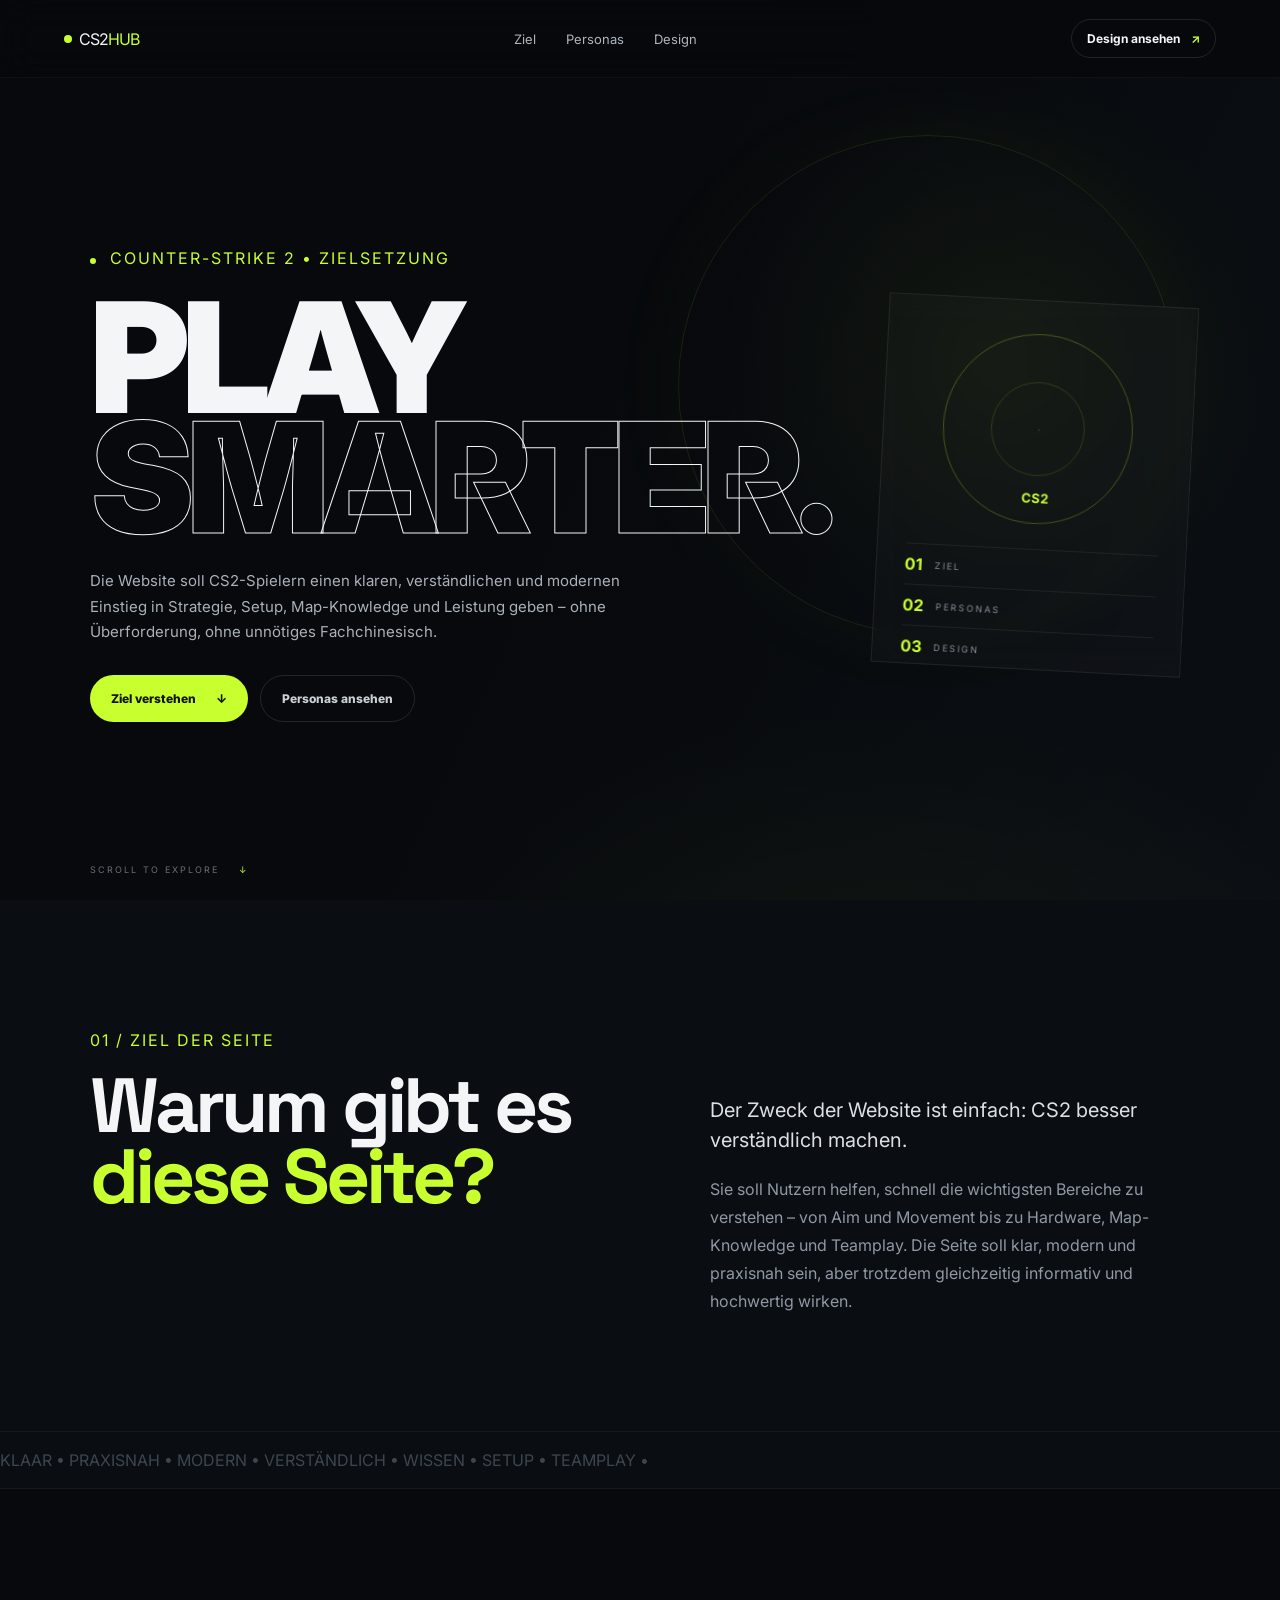
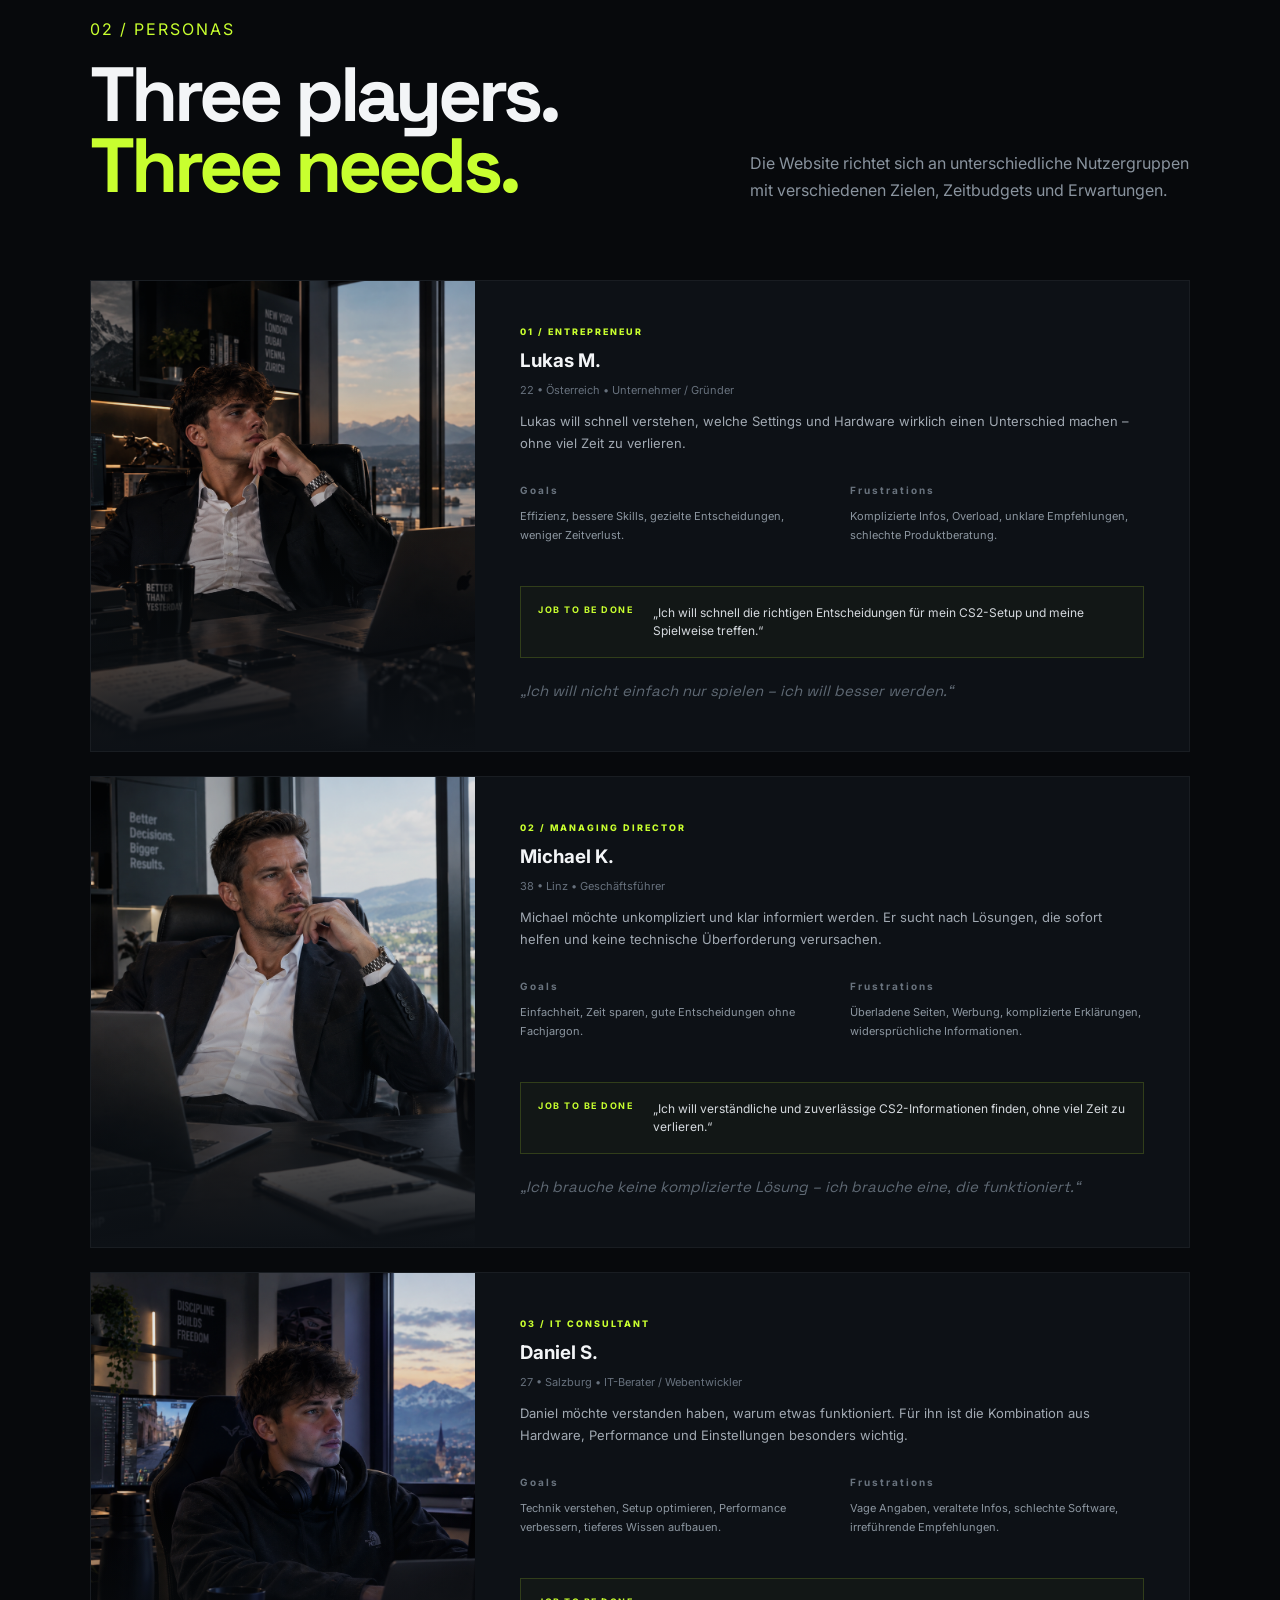
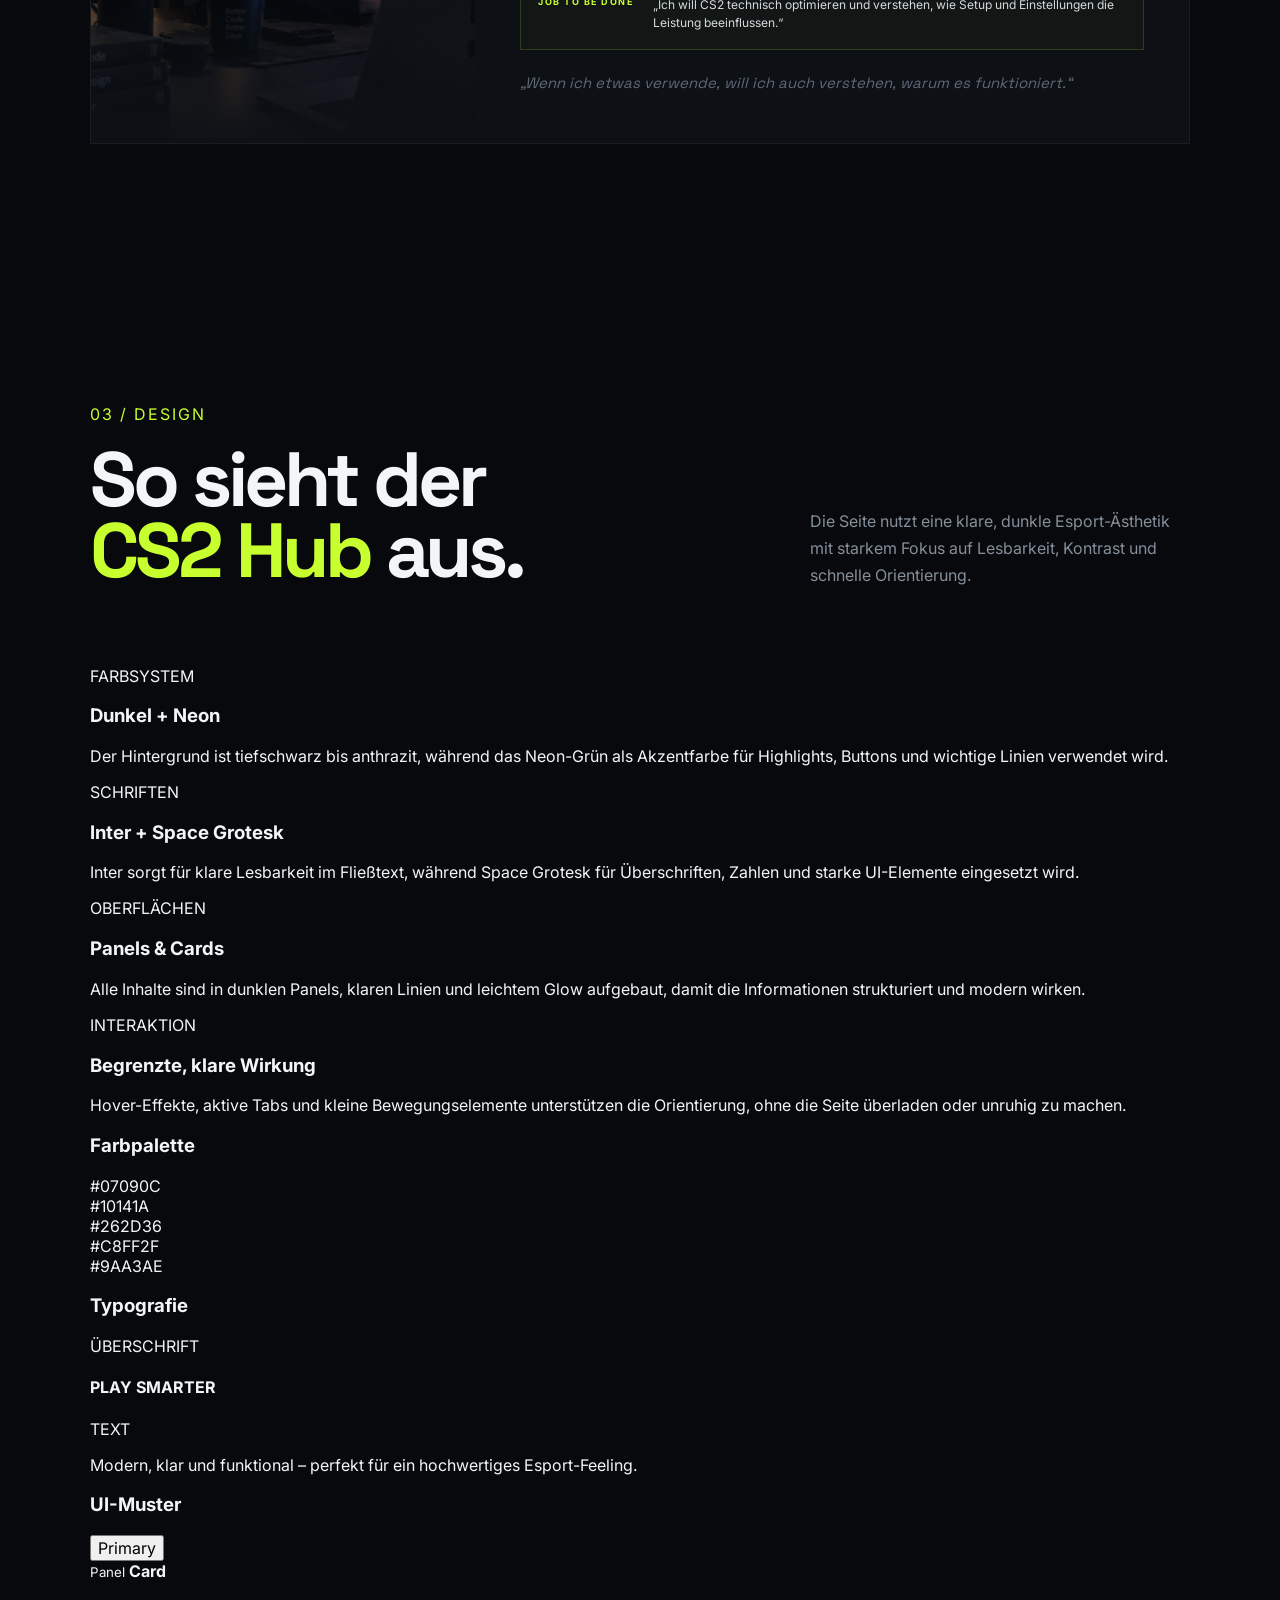
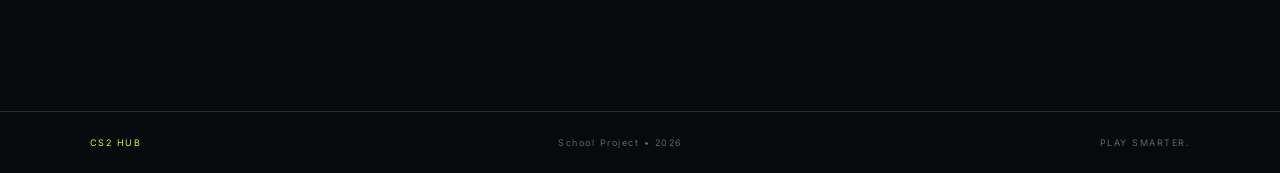
<file: index-copy.html>
<!DOCTYPE html>
<html lang="de">
<head>
  <meta charset="UTF-8">
  <meta name="viewport" content="width=device-width, initial-scale=1.0">
  <title>CS2 Hub — Ziel, Personas & Design</title>
  <meta name="description" content="Ziel der Seite, personas und Designkonzept des CS2 Hubs.">
  <link rel="stylesheet" href="style.css">
</head>
<body>
  <div class="progress" id="progress"></div>

  <header class="nav">
    <a class="brand" href="#home"><span class="brand-dot"></span>CS2<span>HUB</span></a>
    <nav>
      <a href="#ziel">Ziel</a>
      <a href="#personas">Personas</a>
      <a href="#design">Design</a>
    </nav>
    <a class="nav-cta" href="#design">Design ansehen <span>↗</span></a>
    <button class="menu" id="menu">☰</button>
  </header>

  <main>
    <section class="hero" id="home">
      <div class="hero-glow"></div>
      <div class="hero-content">
        <div class="eyebrow"><i></i> COUNTER-STRIKE 2 • ZIELSETZUNG</div>
        <h1>PLAY<br><em>SMARTER.</em></h1>
        <p class="hero-text">Die Website soll CS2-Spielern einen klaren, verständlichen und modernen Einstieg in Strategie, Setup, Map-Knowledge und Leistung geben – ohne Überforderung, ohne unnötiges Fachchinesisch.</p>
        <div class="hero-actions">
          <a class="btn primary" href="#ziel">Ziel verstehen <span>↓</span></a>
          <a class="btn ghost" href="#personas">Personas ansehen</a>
        </div>
      </div>
      <div class="hero-card">
        <div class="radar"><span></span><span></span><span></span><span></span><b>CS2</b></div>
        <div class="hero-stat"><strong>01</strong><small>ZIEL</small></div>
        <div class="hero-stat"><strong>02</strong><small>PERSONAS</small></div>
        <div class="hero-stat"><strong>03</strong><small>DESIGN</small></div>
      </div>
      <div class="scroll">SCROLL TO EXPLORE <span>↓</span></div>
    </section>

    <section class="intro section" id="ziel">
      <div class="section-label">01 / ZIEL DER SEITE</div>
      <div class="split">
        <h2>Warum gibt es<br><span>diese Seite?</span></h2>
        <div>
          <p class="lead">Der Zweck der Website ist einfach: CS2 besser verständlich machen.</p>
          <p>Sie soll Nutzern helfen, schnell die wichtigsten Bereiche zu verstehen – von Aim und Movement bis zu Hardware, Map-Knowledge und Teamplay. Die Seite soll klar, modern und praxisnah sein, aber trotzdem gleichzeitig informativ und hochwertig wirken.</p>
        </div>
      </div>
      <div class="marquee"><div> KLAAR • PRAXISNAH • MODERN • VERSTÄNDLICH • WISSEN • SETUP • TEAMPLAY • </div></div>
    </section>

    <section class="personas section" id="personas">
      <div class="section-label">02 / PERSONAS</div>
      <div class="persona-intro"><h2>Three players.<br><span>Three needs.</span></h2><p>Die Website richtet sich an unterschiedliche Nutzergruppen mit verschiedenen Zielen, Zeitbudgets und Erwartungen.</p></div>
      <div class="persona-grid">
        <article class="persona">
          <div class="persona-image"><img src="images/lukas.png" alt="Lukas M."></div>
          <div class="persona-body">
            <div class="persona-tag">01 / ENTREPRENEUR</div>
            <h3>Lukas M.</h3>
            <p class="meta">22 • Österreich • Unternehmer / Gründer</p>
            <p>Lukas will schnell verstehen, welche Settings und Hardware wirklich einen Unterschied machen – ohne viel Zeit zu verlieren.</p>
            <div class="persona-cols">
              <div>
                <h4>Goals</h4>
                <p>Effizienz, bessere Skills, gezielte Entscheidungen, weniger Zeitverlust.</p>
              </div>
              <div>
                <h4>Frustrations</h4>
                <p>Komplizierte Infos, Overload, unklare Empfehlungen, schlechte Produktberatung.</p>
              </div>
            </div>
            <div class="job"><b>JOB TO BE DONE</b><span>„Ich will schnell die richtigen Entscheidungen für mein CS2-Setup und meine Spielweise treffen.“</span></div>
            <div class="quote">„Ich will nicht einfach nur spielen – ich will besser werden.“</div>
          </div>
        </article>

        <article class="persona">
          <div class="persona-image"><img src="images/michael.png" alt="Michael K."></div>
          <div class="persona-body">
            <div class="persona-tag">02 / MANAGING DIRECTOR</div>
            <h3>Michael K.</h3>
            <p class="meta">38 • Linz • Geschäftsführer</p>
            <p>Michael möchte unkompliziert und klar informiert werden. Er sucht nach Lösungen, die sofort helfen und keine technische Überforderung verursachen.</p>
            <div class="persona-cols">
              <div>
                <h4>Goals</h4>
                <p>Einfachheit, Zeit sparen, gute Entscheidungen ohne Fachjargon.</p>
              </div>
              <div>
                <h4>Frustrations</h4>
                <p>Überladene Seiten, Werbung, komplizierte Erklärungen, widersprüchliche Informationen.</p>
              </div>
            </div>
            <div class="job"><b>JOB TO BE DONE</b><span>„Ich will verständliche und zuverlässige CS2-Informationen finden, ohne viel Zeit zu verlieren.“</span></div>
            <div class="quote">„Ich brauche keine komplizierte Lösung – ich brauche eine, die funktioniert.“</div>
          </div>
        </article>

        <article class="persona">
          <div class="persona-image"><img src="images/daniel.png" alt="Daniel S."></div>
          <div class="persona-body">
            <div class="persona-tag">03 / IT CONSULTANT</div>
            <h3>Daniel S.</h3>
            <p class="meta">27 • Salzburg • IT-Berater / Webentwickler</p>
            <p>Daniel möchte verstanden haben, warum etwas funktioniert. Für ihn ist die Kombination aus Hardware, Performance und Einstellungen besonders wichtig.</p>
            <div class="persona-cols">
              <div>
                <h4>Goals</h4>
                <p>Technik verstehen, Setup optimieren, Performance verbessern, tieferes Wissen aufbauen.</p>
              </div>
              <div>
                <h4>Frustrations</h4>
                <p>Vage Angaben, veraltete Infos, schlechte Software, irreführende Empfehlungen.</p>
              </div>
            </div>
            <div class="job"><b>JOB TO BE DONE</b><span>„Ich will CS2 technisch optimieren und verstehen, wie Setup und Einstellungen die Leistung beeinflussen.“</span></div>
            <div class="quote">„Wenn ich etwas verwende, will ich auch verstehen, warum es funktioniert.“</div>
          </div>
        </article>
      </div>
    </section>

    <section class="design section" id="design">
      <div class="section-head"><div><div class="section-label">03 / DESIGN</div><h2>So sieht der<br><span>CS2 Hub</span> aus.</h2></div><p>Die Seite nutzt eine klare, dunkle Esport-Ästhetik mit starkem Fokus auf Lesbarkeit, Kontrast und schnelle Orientierung.</p></div>

      <div class="design-grid">
        <article class="design-card">
          <span>FARBSYSTEM</span>
          <h3>Dunkel + Neon</h3>
          <p>Der Hintergrund ist tiefschwarz bis anthrazit, während das Neon-Grün als Akzentfarbe für Highlights, Buttons und wichtige Linien verwendet wird.</p>
        </article>
        <article class="design-card">
          <span>SCHRIFTEN</span>
          <h3>Inter + Space Grotesk</h3>
          <p>Inter sorgt für klare Lesbarkeit im Fließtext, während Space Grotesk für Überschriften, Zahlen und starke UI-Elemente eingesetzt wird.</p>
        </article>
        <article class="design-card">
          <span>OBERFLÄCHEN</span>
          <h3>Panels & Cards</h3>
          <p>Alle Inhalte sind in dunklen Panels, klaren Linien und leichtem Glow aufgebaut, damit die Informationen strukturiert und modern wirken.</p>
        </article>
        <article class="design-card">
          <span>INTERAKTION</span>
          <h3>Begrenzte, klare Wirkung</h3>
          <p>Hover-Effekte, aktive Tabs und kleine Bewegungselemente unterstützen die Orientierung, ohne die Seite überladen oder unruhig zu machen.</p>
        </article>
      </div>

      <div class="design-showcase">
        <div class="palette-panel">
          <h3>Farbpalette</h3>
          <div class="swatch-stack">
            <div class="swatch dark"><span>#07090C</span></div>
            <div class="swatch panel"><span>#10141A</span></div>
            <div class="swatch line"><span>#262D36</span></div>
            <div class="swatch accent"><span>#C8FF2F</span></div>
            <div class="swatch muted"><span>#9AA3AE</span></div>
          </div>
        </div>

        <div class="type-panel">
          <h3>Typografie</h3>
          <div class="type-sample heading">
            <span>ÜBERSCHRIFT</span>
            <h4>PLAY SMARTER</h4>
          </div>
          <div class="type-sample body">
            <span>TEXT</span>
            <p>Modern, klar und funktional – perfekt für ein hochwertiges Esport-Feeling.</p>
          </div>
        </div>

        <div class="ui-panel">
          <h3>UI-Muster</h3>
          <div class="mini-ui">
            <button class="mini-button" type="button">Primary</button>
            <div class="mini-card">
              <small>Panel</small>
              <strong>Card</strong>
            </div>
          </div>
        </div>
      </div>
    </section>
  </main>

  <footer><span>CS2 HUB</span><span>School Project • 2026</span><span>PLAY SMARTER.</span></footer>
</body>
</html>
</file>
<file: style.css>
@import url('https://fonts.googleapis.com/css2?family=Inter:wght@400;500;600;700;800;900&family=Space+Grotesk:wght@400;500;600;700&display=swap');
:root{--bg:#07090c;--panel:#10141a;--panel2:#151a21;--text:#f3f5f7;--muted:#9aa3ae;--line:#262d36;--accent:#c8ff2f;--accent2:#8dbd18}
*{box-sizing:border-box}html{scroll-behavior:smooth}body{margin:0;background:var(--bg);color:var(--text);font-family:Inter,Arial,sans-serif;overflow-x:hidden}a{color:inherit;text-decoration:none}button{font:inherit}.progress{position:fixed;z-index:100;top:0;left:0;height:3px;width:0;background:var(--accent);box-shadow:0 0 20px #c8ff2f88}
.nav{height:78px;padding:0 5vw;display:flex;align-items:center;justify-content:space-between;position:fixed;z-index:90;top:0;width:100%;background:#07090cd9;backdrop-filter:blur(18px);border-bottom:1px solid #ffffff09}.brand{font:800 20px/'Inter';letter-spacing:-1px}.brand span{color:var(--accent)}.brand-dot{display:inline-block;width:8px;height:8px;border-radius:50%;background:var(--accent);margin:0 7px 2px 0}.nav nav{display:flex;gap:30px;color:#aeb5be;font-size:13px}.nav nav a{transition:.25s}.nav nav a:hover{color:var(--accent)}.nav-cta{font-size:12px;font-weight:700;padding:11px 15px;border:1px solid #ffffff1b;border-radius:100px}.nav-cta span{color:var(--accent);margin-left:8px}.menu{display:none;background:none;border:0;color:white;font-size:23px}
.hero{min-height:100vh;padding:150px 7vw 80px;position:relative;display:flex;align-items:center;justify-content:space-between;overflow:hidden;background:radial-gradient(circle at 78% 40%,#c8ff2f0d,transparent 25%),linear-gradient(115deg,#07090c 45%,#0b0f14)}.hero:after{content:"";position:absolute;inset:auto -10% -55% 25%;height:80%;background:radial-gradient(ellipse,#c8ff2f0b,transparent 65%);pointer-events:none}.hero-glow{position:absolute;width:500px;height:500px;right:8%;top:15%;border:1px solid #c8ff2f18;border-radius:50%;box-shadow:0 0 100px #c8ff2f08}.hero-content{position:relative;z-index:2;max-width:800px}.eyebrow,.section-label{font:700 11px/'Space Grotesk';letter-spacing:2px;color:var(--accent)}.eyebrow i{display:inline-block;width:6px;height:6px;border-radius:50%;background:var(--accent);margin-right:8px}.hero h1{font:900 clamp(70px,12vw,180px)/.78 Inter;margin:30px 0;letter-spacing:-8px}.hero h1 em{font-style:normal;color:transparent;-webkit-text-stroke:1px #f3f5f7}.hero-text{max-width:570px;color:#aab1ba;line-height:1.7;font-size:15px}.hero-actions{display:flex;gap:12px;margin-top:30px}.btn{display:inline-flex;align-items:center;gap:20px;border-radius:100px;padding:15px 21px;font-weight:800;font-size:12px;transition:.25s}.btn.primary{background:var(--accent);color:#101309}.btn.primary:hover{transform:translateY(-3px);box-shadow:0 10px 35px #c8ff2f20}.btn.ghost{border:1px solid #ffffff1d;color:#cbd0d6}.btn.ghost:hover{border-color:#c8ff2f66}.hero-card{position:relative;z-index:2;width:310px;height:370px;border:1px solid #ffffff12;background:#ffffff04;backdrop-filter:blur(10px);padding:28px;transform:rotate(3deg)}.radar{width:190px;height:190px;margin:5px auto 25px;border:1px solid #c8ff2f44;border-radius:50%;position:relative;display:grid;place-items:center;color:var(--accent);font-weight:800}.radar:before,.radar:after{content:"";position:absolute;border:1px solid #c8ff2f25;border-radius:50%}.radar:before{inset:25%}.radar:after{inset:50%}.radar b{font-size:13px}.hero-stat{display:flex;align-items:center;gap:12px;border-top:1px solid #ffffff10;padding:10px 0}.hero-stat strong{font:700 18px/'Space Grotesk';color:var(--accent)}.hero-stat small{font-size:9px;letter-spacing:2px;color:#858e99}.scroll{position:absolute;bottom:25px;left:7vw;font-size:9px;letter-spacing:2px;color:#65707c}.scroll span{color:var(--accent);margin-left:15px}
.section{padding:130px 7vw}.intro{background:#0a0d11}.split,.section-head,.settings-layout,.map-title,.persona-intro{display:flex;justify-content:space-between;gap:70px}.split h2,.section-head h2,.settings h2,.map-title h2,.persona-intro h2,.faq h2,.end h2{font:800 clamp(44px,6vw,88px)/.92 'Space Grotesk';letter-spacing:-4px;margin:20px 0}.split h2 span,.section-head h2 span,.settings h2 span,.map-title h2 span,.persona-intro h2 span,.faq h2 span,.end h2 span{color:var(--accent)}.split>div{max-width:480px;padding-top:25px}.lead{font-size:20px;line-height:1.5;color:#dce0e5}.split p:not(.lead),.settings p:not(.lead){color:#8f98a4;line-height:1.75}.marquee{margin:100px -7vw -130px;border-top:1px solid #ffffff0c;border-bottom:1px solid #ffffff0c;padding:18px 0;overflow:hidden;color:#3d464f;font:700 20px/'Space Grotesk';white-space:nowrap}.marquee div{animation:marquee 22s linear infinite}@keyframes marquee{to{transform:translateX(-50%)}}.section-head{align-items:end;margin-bottom:60px}.section-head>p{max-width:380px;color:#858f9a;line-height:1.7}.guide{background:var(--bg)}.guide-grid{display:grid;grid-template-columns:repeat(3,1fr);gap:1px;background:var(--line)}.feature{min-height:340px;background:var(--bg);padding:28px;position:relative;transition:.35s}.feature:hover,.feature.active{background:var(--panel);transform:translateY(-5px)}.feature .num{color:#4c5661;font-size:10px}.feature .icon{color:var(--accent);font-size:30px;margin:30px 0 10px}.feature h3{font:700 24px/'Space Grotesk';margin:0}.feature p,.feature li{font-size:12px;color:#8d97a2;line-height:1.7}.feature ul{padding-left:17px}.knowhow{background:#0b0d11}.knowhow-grid{display:grid;grid-template-columns:repeat(3,1fr);gap:22px;margin-top:42px}.info-card{background:linear-gradient(180deg,#151a21,#0d1219);border:1px solid rgba(255,255,255,.08);border-radius:22px;padding:28px;min-height:310px;box-shadow:0 20px 45px rgba(0,0,0,.18)}.info-card .num{color:var(--accent);font-size:11px;font-weight:700;letter-spacin
.design{background:#0b0d11}.design-grid{display:grid;grid-template-columns:repeat(4,minmax(0,1fr));gap:18px}.design-card{background:linear-gradient(180deg,#111922,#0d1219);border:1px solid rgba(255,255,255,.08);border-radius:22px;padding:24px;min-height:250px}.design-card span{display:block;color:var(--accent);font-size:11px;font-weight:800;letter-spacing:2px;margin-bottom:18px}.design-card h3{margin:0 0 12px;font:700 24px/'Space Grotesk';letter-spacing:-1px}.design-card p{margin:0;color:#9ca7b3;line-height:1.7;font-size:13px}.design-showcase{display:grid;grid-template-columns:1.1fr 1.1fr .9fr;gap:22px;margin-top:28px}.palette-panel,.type-panel,.ui-panel{background:linear-gradient(180deg,#101821,#0b1017);border:1px solid rgba(255,255,255,.08);border-radius:24px;padding:24px}.palette-panel h3,.type-panel h3,.ui-panel h3{margin:0 0 18px;font:700 20px/'Space Grotesk';letter-spacing:-1px}.swatch-stack{display:grid;grid-template-columns:repeat(5,1fr);gap:12px}.swatch{display:flex;align-items:flex-end;justify-content:center;padding:18px 8px;height:110px;border-radius:16px;border:1px solid rgba(255,255,255,.08);font:700 10px/1.2 'Inter';letter-spacing:.08em;text-transform:uppercase;text-align:center}.swatch span{background:rgba(7,9,12,.4);padding:6px 8px;border-radius:999px;backdrop-filter:blur(4px)}.swatch.dark{background:#07090c;color:#f3f5f7}.swatch.panel{background:#10141a;color:#f3f5f7}.swatch.line{background:#262d36;color:#f3f5f7}.swatch.accent{background:#c8ff2f;color:#101309}.swatch.muted{background:#9aa3ae;color:#101309}.type-sample{padding:18px;border-radius:16px;background:rgba(255,255,255,.02);border:1px solid rgba(255,255,255,.06)}.type-sample+ .type-sample{margin-top:14px}.type-sample span{display:block;color:var(--accent);font:700 10px/'Space Grotesk';letter-spacing:2px;margin-bottom:12px}.type-sample h4{margin:0;font:800 clamp(24px,3vw,42px)/.9 'Space Grotesk';letter-spacing:-2px}.type-sample p{margin:0;color:#b9c2cb;line-height:1.7;font-size:14px}.mini-ui{display:grid;gap:18px}.mini-button{display:inline-flex;align-items:center;justify-content:center;border:0;border-radius:999px;padding:14px 18px;background:var(--accent);color:#101309;font-weight:800;box-shadow:0 10px 30px rgba(200,255,47,.28)}.mini-card{padding:20px;border-radius:16px;background:linear-gradient(180deg,#111922,#0c1217);border:1px solid rgba(255,255,255,.08);display:flex;align-items:center;justify-content:space-between}.mini-card small{color:#8c97a4}.mini-card strong{font-size:20px;letter-spacing:-.05em}
g:1px}.info-card h3{margin:18px 0 12px;font:700 24px/'Space Grotesk';letter-spacing:-1px}.info-card p,.info-card li{font-size:13px;color:#a1a9b4;line-height:1.7}.info-card ul{margin:18px 0 0;padding-left:18px}.playstyle-grid{display:grid;grid-template-columns:repeat(4,minmax(0,1fr));gap:18px;margin-top:28px}.role-card{padding:22px 20px;border-radius:18px;background:#10161d;border:1px solid rgba(255,255,255,.08)}.role-card span{display:inline-block;margin-bottom:10px;color:var(--accent);font-size:11px;font-weight:800;letter-spacing:1.5px}.role-card h4{margin:0 0 10px;font:700 22px/'Space Grotesk';letter-spacing:-1px}.role-card p{margin:0;color:#99a1ab;line-height:1.65;font-size:13px}.maps{background:#0b0e12}.map-title{align-items:end;margin-bottom:65px}.map-title p{max-width:360px;color:#87919c;line-height:1.7}.map-list{border-top:1px solid var(--line)}.map-row{display:grid;grid-template-columns:60px 1fr 1fr 30px;align-items:center;gap:20px;padding:22px 5px;border-bottom:1px solid var(--line);transition:.25s;background:none;border-left:0;border-right:0;border-top:0;color:var(--text);text-align:left;cursor:pointer}.map-row:hover,.map-row.active{padding-left:18px;background:#ffffff03;border-bottom-color:rgba(200,255,47,.3)}.map-row b{color:#58616c;font-size:10px}.map-row strong{font:700 20px/'Space Grotesk'}.map-row span{color:#7f8994;font-size:11px}.map-row em{color:var(--accent);font-style:normal}.map-detail{margin-top:28px;padding:26px;border-radius:24px;border:1px solid rgba(255,255,255,.08);background:linear-gradient(180deg,#10171f,#0b1016)}.map-detail-header{display:flex;align-items:end;justify-content:space-between;gap:15px}.map-detail-header span{color:var(--accent);font-size:10px;font-weight:800;letter-spacing:2px}.map-detail-header h3{margin:10px 0 0;font:700 42px/'Space Grotesk';letter-spacing:-2px}.map-detail-grid{display:grid;grid-template-columns:repeat(2,minmax(0,1fr));gap:18px;margin-top:20px}.map-detail-grid div{padding:18px;border-radius:16px;background:rgba(255,255,255,.02);border:1px solid rgba(255,255,255,.06)}.map-detail-grid h4{margin:0 0 10px;color:var(--accent);font-size:10px;letter-spacing:2px;text-transform:uppercase}.map-detail-grid p{margin:0;color:#aab3bd;line-height:1.7;font-size:13px}.settings{background:var(--bg)}.settings-layout>div{flex:1}.setting-panel{border-top:1px solid var(--line)}.setting{display:grid;grid-template-columns:1fr 1fr 1.2fr;align-items:center;padding:21px 5px;border-bottom:1px solid var(--line)}.setting span{font-weight:700}.setting strong{color:var(--accent);font-size:12px}.setting small{color:#727c87}.hardware{background:#0b0e12}.hardware-layout{display:grid;grid-template-columns:1.2fr 1fr;gap:28px;align-items:start;margin-top:40px}.hardware-grid{display:grid;grid-template-columns:repeat(2,minmax(0,1fr));gap:16px}.hardware-card{background:linear-gradient(180deg,#11181f,#0d1218);border:1px solid rgba(255,255,255,.08);border-radius:20px;padding:22px 20px;text-align:left;color:var(--text);cursor:pointer;transition:.25s}.hardware-card:hover,.hardware-card.active{transform:translateY(-4px);border-color:rgba(200,255,47,.4);box-shadow:0 18px 35px rgba(200,255,47,.12)}.hardware-card span{display:inline-block;color:var(--accent);font-size:11px;font-weight:700;letter-spacing:1.2px}.hardware-card h3{margin:18px 0 10px;font:700 28px/'Space Grotesk';letter-spacing:-1px}.hardware-card p{margin:0;color:#9ca5af;line-height:1.65;font-size:13px}.hardware-detail{position:sticky;top:120px;background:linear-gradient(180deg,#10171f,#0d1217);border:1px solid rgba(255,255,255,.08);border-radius:24px;padding:24px}.detail-header{display:flex;flex-direction:column;gap:8px;margin-bottom:18px}.detail-header span{color:var(--accent);font-size:11px;font-weight:800;letter-spacing:2px}.detail-header h3{margin:0;font:700 36px/'Space Grotesk';letter-spacing:-2px}.hardware-detail>p{margin:0 0 22px;color:#a1a8b1;line-height:1.7}.product-list{display:grid;gap:12px}.product-card{padding:16px;border-radius:16px;background:rgba(255,255,255,.02);border:1px solid rgba(255,255,255,.08)}.product-card .meta{display:flex;justify-content:space-between;align-items:center;gap:12px;margin-bottom:10px}.product-card .meta strong{font-size:16px}.product-card .meta span{color:var(--accent);font-size:11px;font-weight:700}.product-card p{margin:0 0 12px;color:#a7afb9;line-height:1.6;font-size:13px}.product-card .tags{display:flex;flex-wrap:wrap;gap:8px}.product-card .tags b{padding:7px 10px;border-radius:999px;background:rgba(200,255,47,.1);border:1px solid rgba(200,255,47,.18);color:#e9ffb8;font-size:10px;font-weight:700;letter-spacing:.8px}.deep-dive{background:#0a0d11}.insight-grid{display:grid;grid-template-columns:repeat(2,minmax(0,1fr));gap:20px;margin-top:30px}.insight-card{background:linear-gradient(180deg,#121b22,#0d1219);border:1px solid rgba(255,255,255,.08);border-radius:22px;padding:26px}.insight-card .num{color:var(--accent);font-size:11px;font-weight:700;letter-spacing:1px}.insight-card h3{margin:18px 0 12px;font:700 24px/'Space Grotesk';letter-spacing:-1px}.insight-card p{margin:0;color:#a4acb6;line-height:1.7;font-size:14px}.tracking{background:#0b0e12}.tracker-layout{display:grid;grid-template-columns:1.1fr .9fr;gap:20px;margin-top:35px}.tracker-panel,.match-history{background:linear-gradient(180deg,#111922,#0b1015);border:1px solid rgba(255,255,255,.08);border-radius:24px;padding:26px}.match-header{display:flex;justify-content:space-between;align-items:center;gap:15px}.mini-label{display:block;color:var(--accent);font-size:10px;font-weight:800;letter-spacing:2px}.match-header h3{margin:8px 0 0;font:700 30px/'Space Grotesk';letter-spacing:-1px}.match-badge{padding:8px 12px;border-radius:999px;background:rgba(200,255,47,.12);border:1px solid rgba(200,255,47,.25);color:#dfffa7;font-size:11px;font-weight:800}.match-badge.loss{background:rgba(255,108,108,.12);border-color:rgba(255,108,108,.25);color:#ffc0c0}.stat-grid{display:grid;grid-template-columns:repeat(4,1fr);gap:14px;margin-top:24px}.stat-card{padding:18px 16px;border-radius:16px;background:rgba(255,255,255,.02);border:1px solid rgba(255,255,255,.06)}.stat-card small{display:block;color:#7f8a96;font-size:10px;letter-spacing:2px;text-transform:uppercase}.stat-card strong{display:block;margin-top:8px;font:800 28px/'Space Grotesk';letter-spacing:-1px}.progress-block{margin-top:22px}.progress-row{display:flex;justify-content:space-between;color:#dfe6ef;font-size:12px;margin-bottom:8px}.meter{position:relative;height:10px;background:rgba(255,255,255,.06);border-radius:999px;overflow:hidden}.meter i{position:absolute;left:0;top:0;bottom:0;width:70%;background:linear-gradient(90deg,#c8ff2f,#80c500);border-radius:inherit}.meter.second i{width:78%}.match-history h3{margin:0 0 18px;font:700 26px/'Space Grotesk';letter-spacing:-1px}.match-list{display:grid;gap:12px}.match-item{display:grid;grid-template-columns:1.2fr .8fr auto;gap:12px;align-items:center;padding:14px 12px;border-radius:14px;background:rgba(255,255,255,.02);border:1px solid rgba(255,255,255,.06);cursor:pointer;transition:.2s}.match-item.active,.match-item:hover{border-color:rgba(200,255,47,.35);transform:translateY(-2px)}.match-item strong{font-size:14px}.match-item span{font-size:12px;color:#8f99a3}.match-item b{font-size:12px;color:var(--accent)}.personas{background:var(--bg)}.persona-intro{align-items:end;margin-bottom:60px}.persona-intro p{max-width:440px;color:#89939e;line-height:1.7}.persona-grid{display:flex;flex-direction:column;gap:24px}.persona{display:grid;grid-template-columns:35% 65%;background:#0d1116;border:1px solid #ffffff0d;overflow:hidden}.persona-image{min-height:470px;background:linear-gradient(145deg,#1b222b,#090c10);position:relative}.persona-image:after{content:"";position:absolute;inset:0;background:linear-gradient(0deg,#0d1116,transparent 50%)}.persona-image img{width:100%;height:100%;object-fit:cover;display:block;opacity:.9}.persona-body{padding:45px}.persona-tag{color:var(--accent);font-size:9px;letter-spacing:2px;font-weight:800}.persona h3{font:800 42px/'Space Grotesk';margin:12px 0 3px}.meta{color:#67717d;font-size:11px}.persona-body>p:not(.meta){color:#a1a9b2;line-height:1.7;font-size:13px;max-width:700px}.persona-cols{display:grid;grid-template-columns:1fr 1fr;gap:35px;margin:30px 0}.persona-cols h4{font-size:10px;letter-spacing:2px;color:#69737e;margin:0 0 10px}.persona-cols p{font-size:11px;color:#8c96a0;line-height:1.7}.job{border:1px solid #c8ff2f2b;background:#c8ff2f06;padding:17px;display:flex;gap:20px;align-items:start}.job b{font-size:9px;letter-spacing:1.5px;color:var(--accent);white-space:nowrap}.job span{font-size:12px;color:#d5d9de;line-height:1.5}.quote{margin-top:22px;color:#5f6974;font:italic 15px/1.5 'Space Grotesk'}.faq{background:#0b0e12}.faq h2{margin-bottom:55px}.faq-list{border-top:1px solid var(--line)}.faq-item{width:100%;background:none;color:white;border:0;border-bottom:1px solid var(--line);padding:24px 5px;text-align:left;display:grid;grid-template-columns:1fr 30px;cursor:pointer}.faq-item>span{font-weight:600}.faq-item>b{color:var(--accent);font-size:20px}.faq-item div{grid-column:1/-1;max-height:0;overflow:hidden;color:#89939e;font-size:12px;line-height:1.7;transition:.35s}.faq-item.open div{max-height:100px;padding-top:18px}.end{min-height:70vh;display:grid;place-items:center;text-align:center;background:radial-gradient(circle at 50% 60%,#c8ff2f0d,transparent 35%)}.end-inner .btn{margin-top:20px}footer{border-top:1px solid var(--line);padding:25px 7vw;display:flex;justify-content:space-between;color:#5d6671;font-size:9px;letter-spacing:1.5px}footer span:first-child{color:var(--accent)}
.training{background:#0b0d11}.training-grid{display:grid;grid-template-columns:repeat(4,minmax(0,1fr));gap:18px}.training-card{background:linear-gradient(180deg,#111922,#0c1217);border:1px solid rgba(255,255,255,.08);border-radius:20px;padding:24px}.training-card .num{color:var(--accent);font-size:11px;font-weight:700;letter-spacing:1px}.training-card h3{margin:18px 0 10px;font:700 24px/'Space Grotesk';letter-spacing:-1px}.training-card p{margin:0;color:#9ba4af;line-height:1.7}.routine-box{margin-top:28px;padding:24px;border-radius:24px;background:linear-gradient(180deg,#121923,#0c1217);border:1px solid rgba(255,255,255,.08);display:grid;grid-template-columns:1fr 1.2fr;gap:25px;align-items:center}.routine-box span{display:block;color:var(--accent);font-size:11px;font-weight:800;letter-spacing:2px}.routine-box h3{margin:10px 0 0;font:700 30px/'Space Grotesk';letter-spacing:-1px}.routine-box ul{margin:0;padding-left:18px;color:#a5adb8;line-height:1.8}.hardware-grid{grid-template-columns:repeat(4,minmax(0,1fr));gap:16px}.@media(max-width:900px){.nav nav,.nav-cta{display:none}.menu{display:block}.hero{display:block;padding-top:140px}.hero-card{margin:70px auto 0;width:min(310px,90%)}.guide-grid,.gear-grid,.training-grid,.hardware-grid{grid-template-columns:1fr 1fr}.split,.section-head,.settings-layout,.map-title,.persona-intro,.routine-box{display:block}.section-head>p,.map-title p,.persona-intro p{margin-top:20px}.persona{grid-template-columns:1fr}.persona-image{min-height:330px}.persona-body{padding:30px}.tracker-layout{grid-template-columns:1fr}.hardware-layout{grid-template-columns:1fr}.hardware-detail{position:static}.routine-box h3,.match-header h3{font-size:24px}}@media(max-width:600px){.section{padding:90px 6vw}.hero{padding-left:6vw;padding-right:6vw}.hero h1{font-size:72px;letter-spacing:-5px}.hero-card{display:none}.guide-grid,.gear-grid,.training-grid,.hardware-grid,.stat-grid{grid-template-columns:1fr}.setting{grid-template-columns:1fr;gap:6px}.map-row{grid-template-columns:35px 1fr 25px}.map-row span{display:none}.persona-cols{grid-template-columns:1fr;gap:15px}.persona-image{min-height:280px}.persona h3{font-size:35px}footer{flex-direction:column;gap:10px}.marquee{margin-left:-6vw;margin-right:-6vw}.hardware-grid{grid-template-columns:1fr}.stat-grid{grid-template-columns:repeat(2,1fr)}}
</file>
